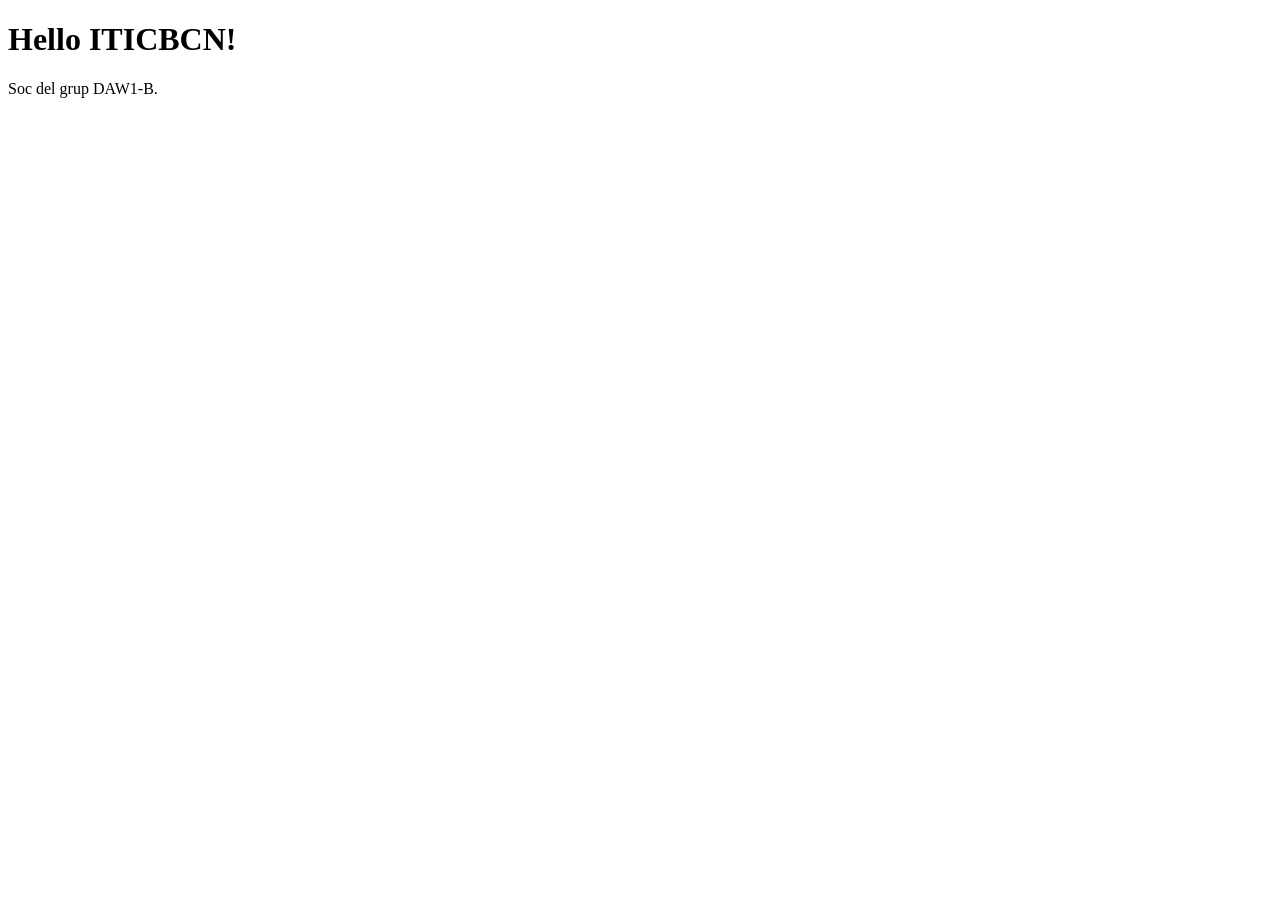
<file: LMGSI_P1/index.html>
<!DOCTYPE html>
<html lang="es">
<head>
    <meta charset="UTF-8">
    <meta name="viewport" content="width=device-width, initial-scale=1.0">
    <title>First Page</title>
</head>
<body>
    <h1>Hello ITICBCN!</h1>
    <p>Soc del grup DAW1-B.</p>
</body>
</html>
</file>
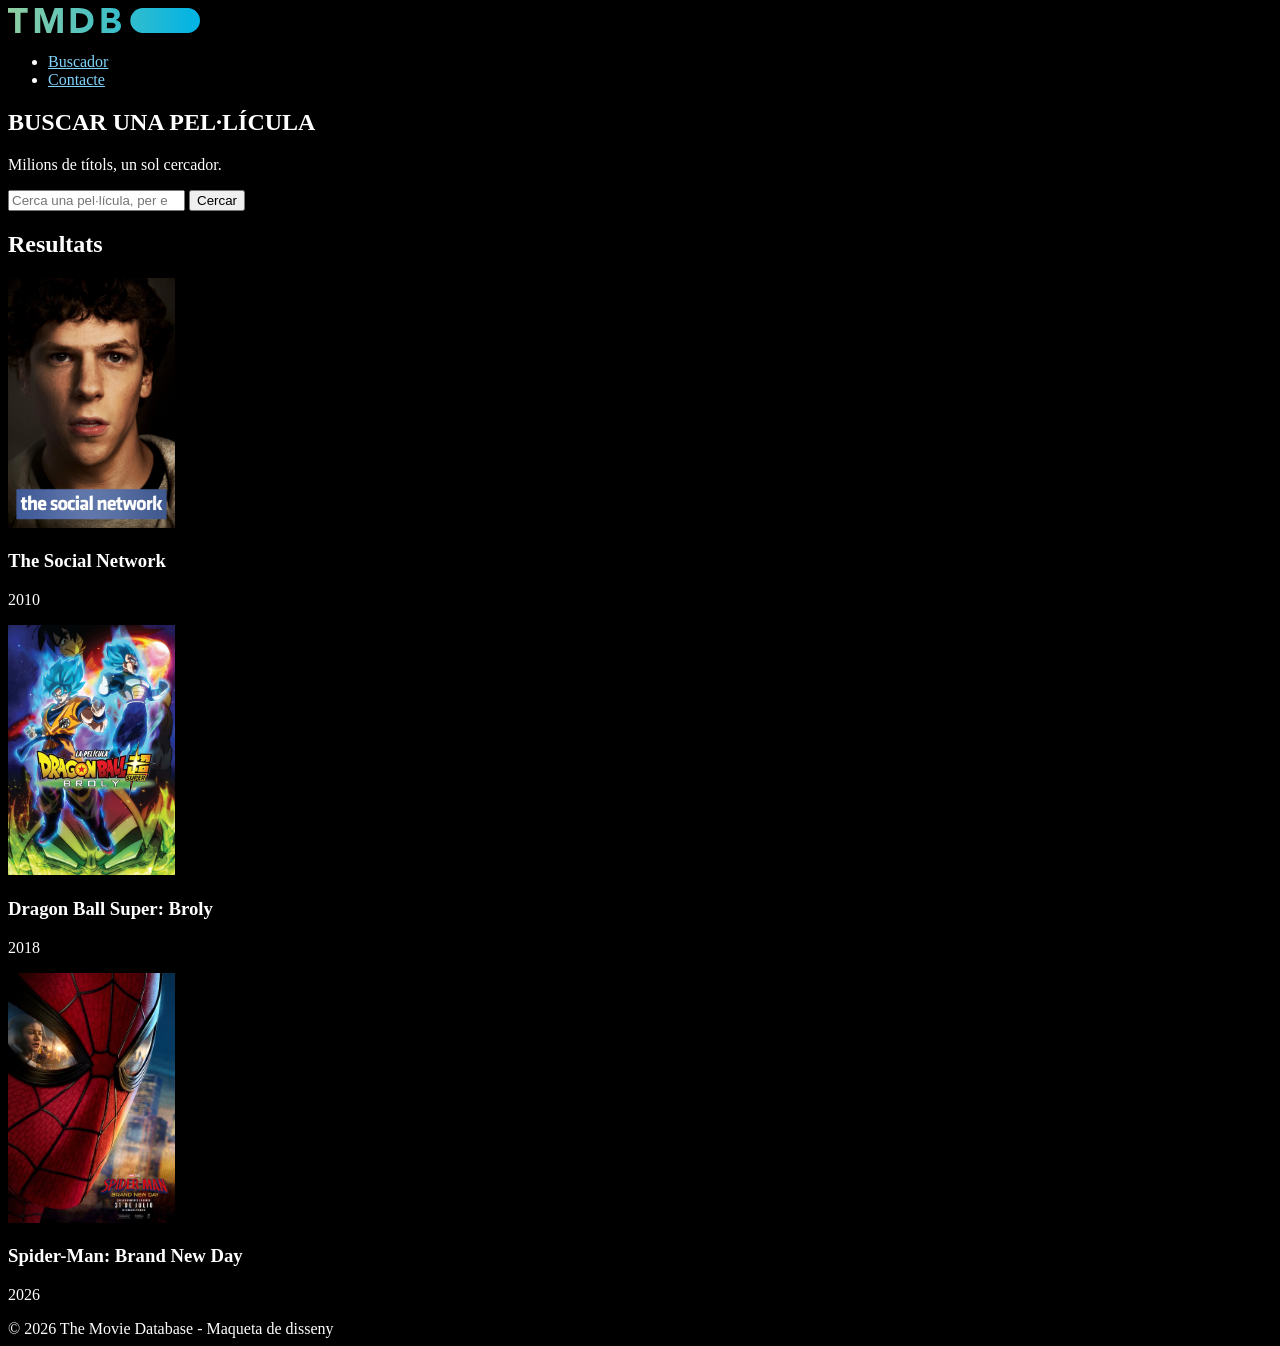
<file: LMGSI_P2/index.html>
<!DOCTYPE html>
<html lang="ca">
<head>
    <meta charset="UTF-8">
    <meta name="viewport" content="width=device-width, initial-scale=1.0">
    <link rel="stylesheet" href="css/styleshome.css">
    <title>The Movie Database (TMDB)</title>
    <link rel="icon" type="image/png" href="images/favicon.png">
    <meta name="description" content="Aquesta web és una versió simplificada de TMDB.">
</head>
<body>
    <header>
        <a href="https://www.themoviedb.org/?language=es" target="_blank">
            <img id="logo" src="images/logo.svg" alt="Logo de la web.">
        </a>

        <nav>
            <ul>
                <li><a href="search.html" target="_blank">Buscador</a></li>
                <li><a href="contact.html" target="_blank">Contacte</a></li>
            </ul>
        </nav>
    </header>

    <main>
        <section>
            <h1>BUSCAR UNA PEL·LÍCULA</h1>
            <p>Milions de títols, un sol cercador.</p>

            <form id="search_movie" method="get" action="https://www.themoviedb.org/search">
                <input type="search" id="query" name="query" placeholder="Cerca una pel·lícula, per exemple <<Spider-Man>>..." required>
                <button type="submit">Cercar</button>
            </form>
        </section>

        <section>
            <h2>Resultats</h2>

            <article class="card_movie">
                <div>
                    <img class="movie_image" src="images/social_network.webp" alt="Poster de la pel·lícula (The Social Network)">
                    <h3>The Social Network</h3>
                    <p>2010</p>
                </div>
            </article>

            <article class="card_movie">
                <div>
                    <img class="movie_image" src="images/dragonball.webp" alt="Poster de la pel·lícula (Dragon Ball Super: Broly)">
                    <h3>Dragon Ball Super: Broly</h3>
                    <p>2018</p>
                </div>
            </article>

            <article class="card_movie">
                <div>
                    <img class="movie_image" src="images/spiderman.webp" alt="Poster de la pel·lícula (Spider-Man: Brand New Day)">
                    <h3>Spider-Man: Brand New Day</h3>
                    <p>2026</p>
                </div>
            </article>
        </section>
    </main>

    <footer>© 2026 The Movie Database - Maqueta de disseny</footer>
</body>
</html>
</file>
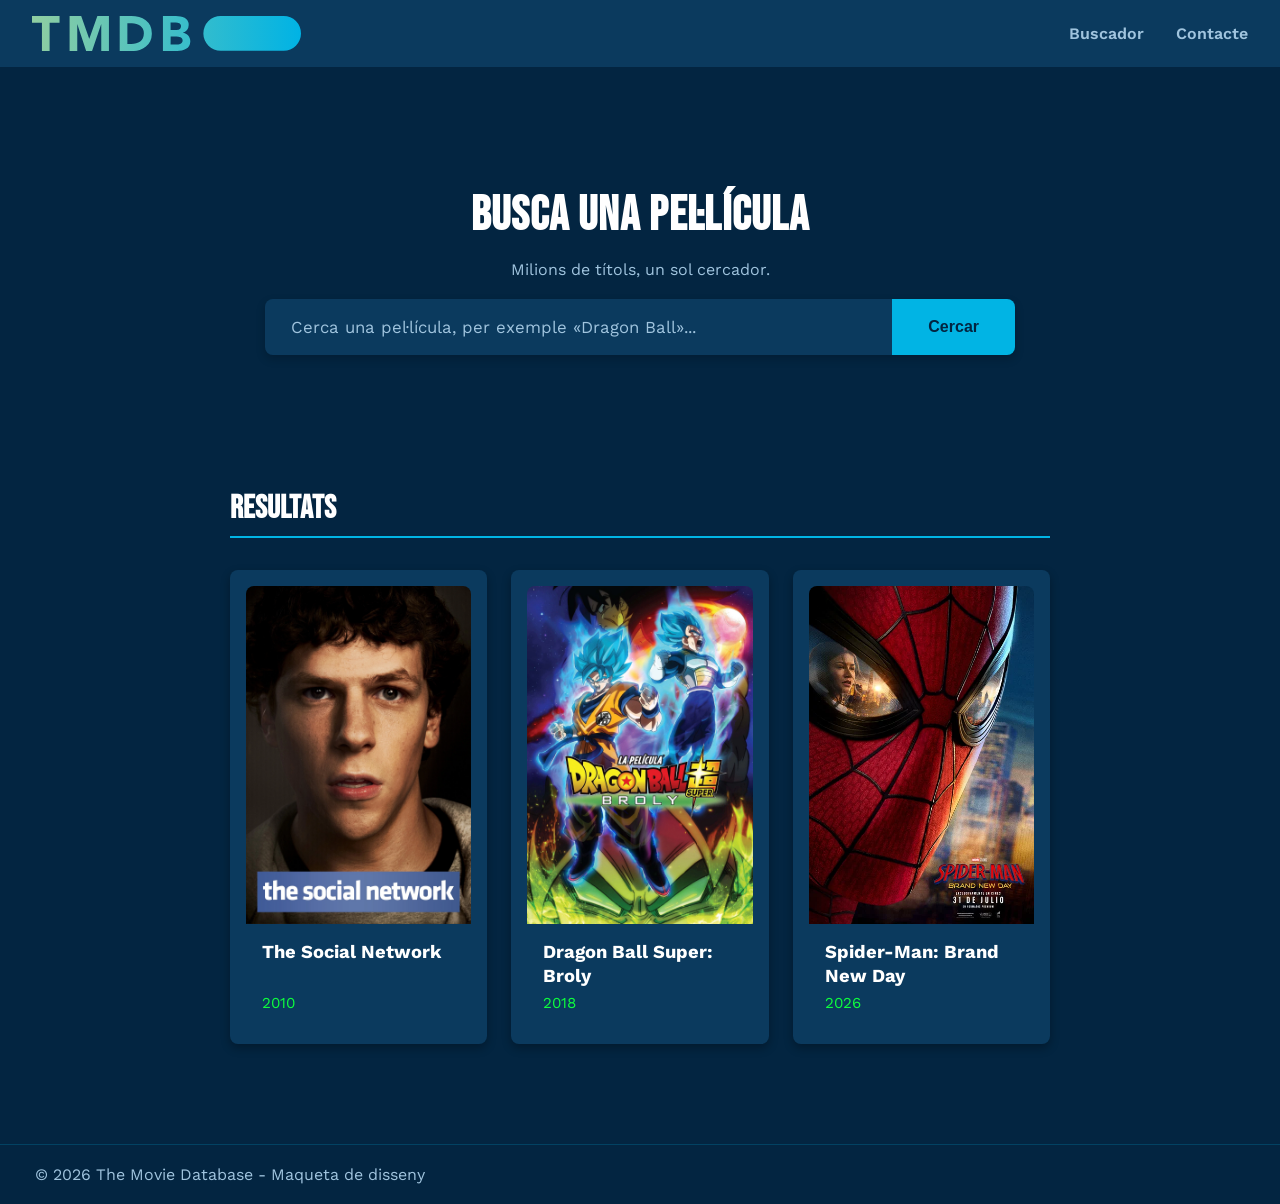
<file: LMGSI_P4/index.html>
<!DOCTYPE html>
<html lang="ca">
<head>
    <meta charset="UTF-8">
    <meta name="viewport" content="width=device-width, initial-scale=1.0">

    <title>The Movie Database (TMDB)</title>
    <meta name="description" content="Aquesta web és una versió simplificada de TMDB.">

    <link rel="preconnect" href="https://fonts.googleapis.com">
    <link rel="preconnect" href="https://fonts.gstatic.com" crossorigin>
    <link href="https://fonts.googleapis.com/css2?family=Bebas+Neue&family=Work+Sans:ital,wght@0,100..900;1,100..900&display=swap" rel="stylesheet">

    <link rel="stylesheet" href="css/styles.css">
    <link rel="icon" type="image/png" href="images/favicon.png">
</head>
<body>
    <header>
        <a href="https://www.themoviedb.org/?language=es" target="_blank">
            <img id="logo" src="images/logo.svg" alt="Logo de la web.">
        </a>

        <nav>
            <ul>
                <li><a href="search.html" target="_blank">Buscador</a></li>
                <li><a href="contact.html" target="_blank">Contacte</a></li>
            </ul>
        </nav>
    </header>

    <main>
        <section class="search-block">
            <h1>BUSCA UNA PEL·LÍCULA</h1>
            <p>Milions de títols, un sol cercador.</p>

            <form id="search-movie" method="get" action="https://www.themoviedb.org/search">
                <input type="search" id="query" name="query" placeholder="Cerca una pel·lícula, per exemple «Dragon Ball»..." required>
                <button type="submit">Cercar</button>
            </form>
        </section>

        <section class="movies-block">
            <h2>Resultats</h2>

            <article class="card-movie">
                <div>
                    <img class="movie-image" src="images/social_network.webp" alt="Poster de la pel·lícula (The Social Network)">
                    <h3>The Social Network</h3>
                    <p>2010</p>
                </div>
            </article>

            <article class="card-movie">
                <div>
                    <img class="movie-image" src="images/dragonball.webp" alt="Poster de la pel·lícula (Dragon Ball Super: Broly)">
                    <h3>Dragon Ball Super: Broly</h3>
                    <p>2018</p>
                </div>
            </article>

            <article class="card-movie">
                <div>
                    <img class="movie-image" src="images/spiderman.webp" alt="Poster de la pel·lícula (Spider-Man: Brand New Day)">
                    <h3>Spider-Man: Brand New Day</h3>
                    <p>2026</p>
                </div>
            </article>
        </section>
    </main>

    <footer>© 2026 The Movie Database - Maqueta de disseny</footer>
</body>
</html>
</file>
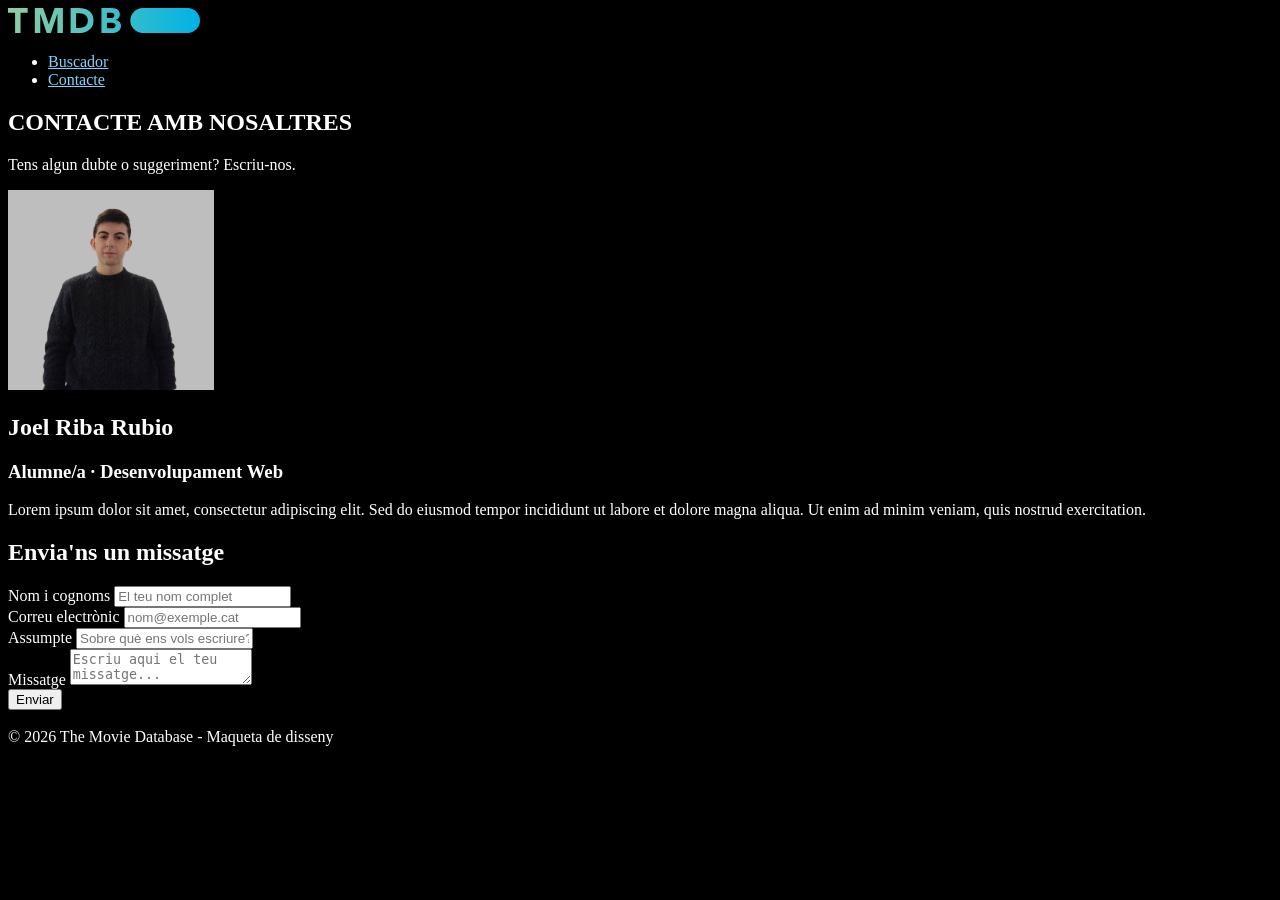
<file: LMGSI_P2/contact.html>
<!DOCTYPE html>
<html lang="ca">
<head>
    <meta charset="UTF-8">
    <meta name="viewport" content="width=device-width, initial-scale=1.0">
    <link rel="stylesheet" href="css/stylescontact.css">
    <title>Contacte (TMDB)</title>
    <link rel="icon" type="image/png" href="images/favicon.png">
    <meta name="description" content="Aquesta pàgina conté la secció de contacte de TMDB.">
</head>
<body>
    <header>
        <a href="https://www.themoviedb.org/?language=es" target="_blank">
            <img id="logo" src="images/logo.svg" alt="Logo de la web.">
        </a>

        <nav>
            <ul>
                <li><a href="search.html" target="_blank">Buscador</a></li>
                <li><a href="contact.html" target="_blank">Contacte</a></li>
            </ul>
        </nav>
    </header>

    <main>
        <section>
            <h1>CONTACTE AMB NOSALTRES</h1>
            <p>Tens algun dubte o suggeriment? Escriu-nos.</p>
        </section>

        <section>
            <article id="aboutMe">
                <div class="aboutMe_content">
                    <img id="joelimage" src="images/joelriba.png" alt="Foto meva.">
                    
                    <h2>Joel Riba Rubio</h2>
                    <h3>Alumne/a · Desenvolupament Web</h3>
                    <p>Lorem ipsum dolor sit amet, consectetur adipiscing elit. Sed do eiusmod tempor incididunt ut labore et dolore magna aliqua. Ut enim ad minim veniam, quis nostrud exercitation.</p>
                </div>
            </article>

            <article id="contact_form">
                <form method="post" action="mailto:2526_joel.riba@iticbcn.cat">
                    <h2>Envia'ns un missatge</h2>

                    <label for="fullname">Nom i cognoms</label>
                    <input type="text" id="fullname" name="fullname" placeholder="El teu nom complet" required>
                    <br>

                    <label for="email">Correu electrònic</label>
                    <input type="email" id="email" name="email" placeholder="nom@exemple.cat" required>
                    <br>

                    <label for="subject">Assumpte</label>
                    <input type="text" id="subject" name="subject" placeholder="Sobre què ens vols escriure?" required>
                    <br>

                    <label for="message">Missatge</label>
                    <textarea id="message" name="message" placeholder="Escriu aqui el teu missatge..." required></textarea>
                    <br>

                    <button type="submit">Enviar</button>
                </form>
            </article>
        </section>
    </main>
    <br>

    <footer>© 2026 The Movie Database - Maqueta de disseny</footer>
</body>
</html>
</file>
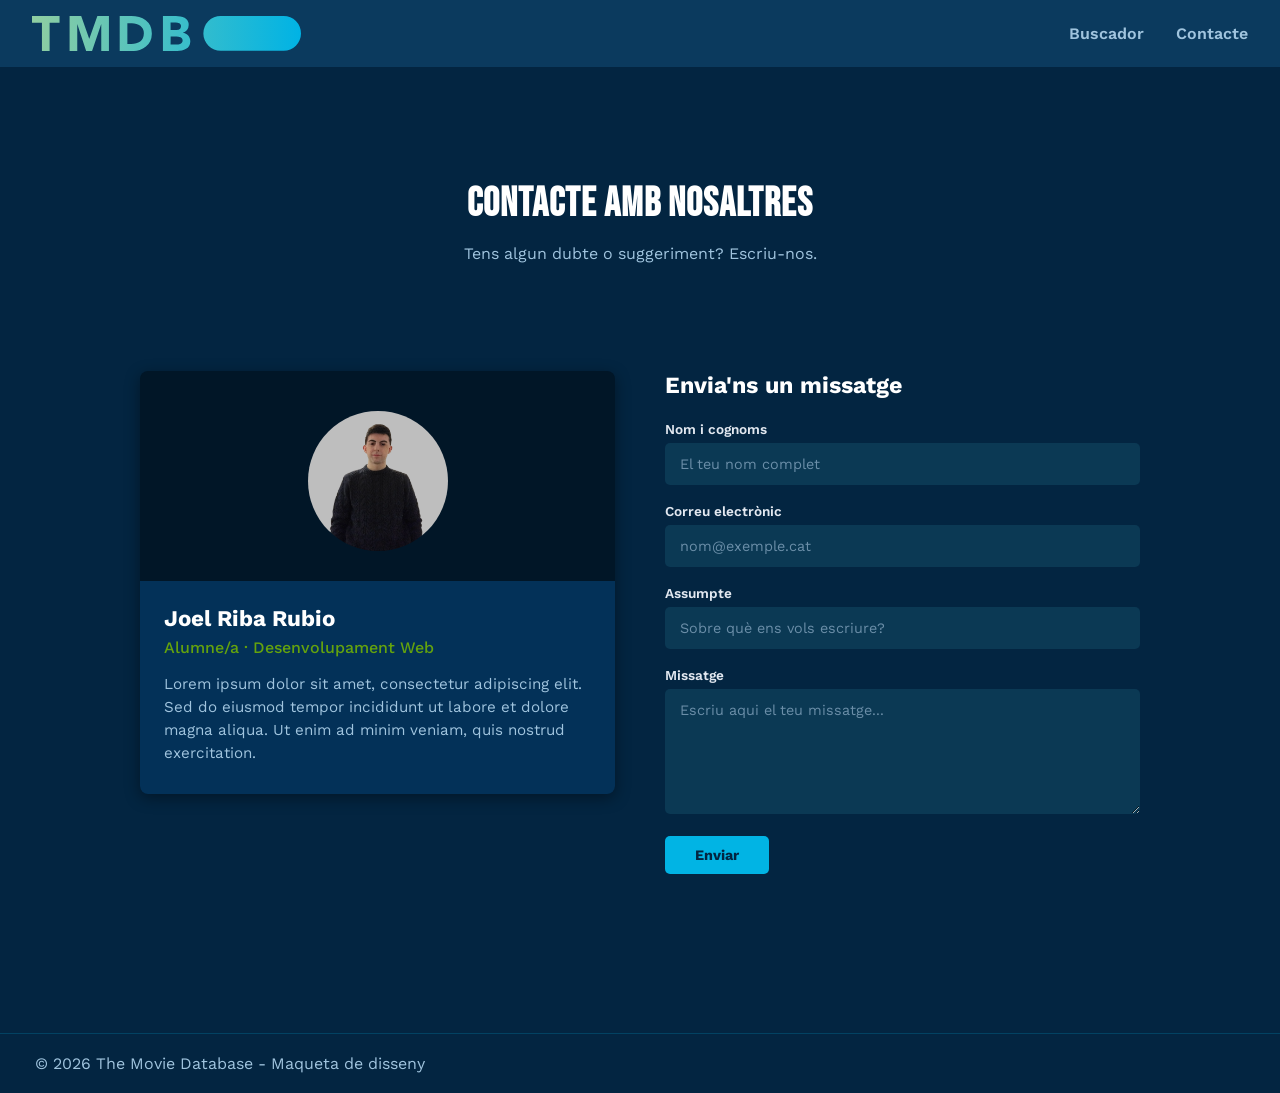
<file: LMGSI_P4/contact.html>
<!DOCTYPE html>
<html lang="ca">
<head>
    <meta charset="UTF-8">
    <meta name="viewport" content="width=device-width, initial-scale=1.0">

    <title>Contacte (TMDB)</title>
    <meta name="description" content="Aquesta pàgina conté la secció de contacte de TMDB.">

    <link rel="preconnect" href="https://fonts.googleapis.com">
    <link rel="preconnect" href="https://fonts.gstatic.com" crossorigin>
    <link href="https://fonts.googleapis.com/css2?family=Bebas+Neue&family=Work+Sans:ital,wght@0,100..900;1,100..900&display=swap" rel="stylesheet">
    
    <link rel="stylesheet" href="css/styles.css">
    <link rel="icon" type="image/png" href="images/favicon.png">
</head>
<body>
    <header>
        <a href="https://www.themoviedb.org/?language=es" target="_blank">
            <img id="logo" src="images/logo.svg" alt="Logo de la web.">
        </a>

        <nav>
            <ul>
                <li><a href="search.html" target="_blank">Buscador</a></li>
                <li><a href="contact.html" target="_blank">Contacte</a></li>
            </ul>
        </nav>
    </header>

    <main>
        <section class="title-block">
            <h1 id="contact-title">CONTACTE AMB NOSALTRES</h1>
            <p id="contact-subtitle">Tens algun dubte o suggeriment? Escriu-nos.</p>
        </section>

        <section class="contact-block">
            <article id="aboutMe">
                <div class="aboutMe-content">
                    <img id="joelimage" src="images/joelriba.png" alt="Foto meva.">
                    
                    <h2>Joel Riba Rubio</h2>
                    <h3>Alumne/a · Desenvolupament Web</h3>
                    <p>Lorem ipsum dolor sit amet, consectetur adipiscing elit. Sed do eiusmod tempor incididunt ut labore et dolore magna aliqua. Ut enim ad minim veniam, quis nostrud exercitation.</p>
                </div>
            </article>

            <article id="contact-form">
                <form method="post" action="mailto:2526_joel.riba@iticbcn.cat">
                    <h2>Envia'ns un missatge</h2>

                    <label for="fullname">Nom i cognoms</label>
                    <input type="text" id="fullname" name="fullname" placeholder="El teu nom complet" required>
                    <br>

                    <label for="email">Correu electrònic</label>
                    <input type="email" id="email" name="email" placeholder="nom@exemple.cat" required>
                    <br>

                    <label for="subject">Assumpte</label>
                    <input type="text" id="subject" name="subject" placeholder="Sobre què ens vols escriure?" required>
                    <br>

                    <label for="message">Missatge</label>
                    <textarea id="message" name="message" placeholder="Escriu aqui el teu missatge..." required></textarea>
                    <br>

                    <button type="submit">Enviar</button>
                </form>
            </article>
        </section>
    </main>
    <br>

    <footer>© 2026 The Movie Database - Maqueta de disseny</footer>
</body>
</html>
</file>
<file: LMGSI_P2/css/styleshome.css>
body {
    background-color: black;
    color: white;
}

#logo {
    height: 25px;
}

nav li a {
    color: #7dd3fc;
}

.movie_image {
    height: 250px;
}
</file>
<file: LMGSI_P4/css/styles.css>
body {
    background-color: #032541;
    color: white;
    font-family: Work Sans, sans-serif;
    font-optical-sizing: auto;
    font-style: normal;
    margin: 0;
}

header {
    background: #0B3A5E;
    padding: 16px 32px;
    display: flex;
    justify-content: space-between;
    align-items: center;
}

#logo {
    height: 35px;
    display: block;
}

nav {
    display: flex;
    align-items: center;
}

nav ul {
    display: flex;
    gap: 32px;
    list-style: none;
    margin: 0;
    padding: 0;
}

nav li a {
    color: #A0C4DE;
    text-decoration: none;
    font-weight: 600;
    font-size: 1rem;
}

nav li a:hover {
    color: #01B4E4;
}

main {
    background-color: #032541;
    max-width: 1200px;
    margin: 0 auto;
    padding: 40px 24px;
}

.search-block {
    text-align: center;
    padding: 40px 0;
    margin-bottom: 48px;
}

.search-block h1 {
    font-family: "Bebas Neue", sans-serif;
    font-size: 3rem;
    letter-spacing: 1px;
    margin-bottom: 8px;
}

.search-block p {
    color: #A0C4DE;
    margin-bottom: 20px;
}

#search-movie {
    display: flex;
    width: 100%;
    max-width: 750px;
    margin: 0 auto;
    border-radius: 8px;
    overflow: hidden;
    box-shadow: 0 4px 10px rgba(0, 0, 0, 0.2);
}

#query {
    flex: 1;
    padding: 18px 26px;
    border: none;
    outline: none;
    background-color: #0B3A5E;
    color: #FFFFFF;
    font-family: "Work Sans", sans-serif;
    font-size: 1.05rem;
}

#query::placeholder {
    color: #A0C4DE;
    opacity: 1;
}

#search-movie button {
    background-color: #01B4E4;
    color: #032541;
    border: none;
    padding: 0 36px;
    font-weight: 600;
    font-size: 1rem;
    cursor: pointer;
    transition: background-color 0.2s ease;
}

#search-movie button:hover {
    background-color: #009BCA;
}

.movies-block {
    display: grid;
    grid-template-columns: repeat(3, 1fr);
    gap: 24px;
    padding-top: 20px;
    width: 100%;
    max-width: 820px;
    margin: 0 auto;
}

.movies-block h2 {
    grid-column: 1 / -1;
    font-family: "Bebas Neue", sans-serif;
    font-size: 2rem;
    color: #FFFFFF;
    margin-bottom: 8px;
    border-bottom: 2px solid #01B4E4;
    padding-bottom: 8px;
}

.card-movie {
    background: #0B3A5E;
    border-radius: 8px;
    overflow: hidden;
    display: flex;
    flex-direction: column;
    box-shadow: 0 4px 10px rgba(0, 0, 0, 0.3);
    padding: 0;
}

.movie-image {
    width: 100%;
    height: auto;
    border-top-left-radius: 8px;
    border-top-right-radius: 8px;
    object-fit: cover;
    display: block;
}

.card-movie div {
    padding: 16px;
    display: flex;
    flex-direction: column;
    height: 100%;
    flex-grow: 1;
}

.card-movie h3 {
    font-size: 1.15rem;
    margin: 16px 16px 6px 16px;
    color: white;
    line-height: 1.3;
}

.card-movie p {
    color: #0efd3e;
    font-size: 0.95rem;
    margin: 0 16px 16px 16px;
    margin-top: auto;
}

footer {
    background: #032541;
    text-align: left;
    padding: 20px;
    padding-left: 35px;
    font-size: 1rem;
    color: #a0c4de;
    margin-top: 60px;
    border-top: 1px solid rgba(1, 180, 228, 0.2);
}


/* Individual styles for the contact page */

.title-block {
    text-align: center;
    padding: 40px 0;
    margin-bottom: 48px;
}

.title-block h1{
    font-family: "Bebas Neue", sans-serif;
    font-size: 2.5rem;
    letter-spacing: 1px;
    margin-bottom: 8px;
}

.title-block p {
    color: #A0C4DE;
    margin-bottom: 20px;
}

#aboutMe {
    background-color: #011627;
    border-radius: 8px;
    overflow: hidden;
    box-shadow: 0 4px 15px rgba(0, 0, 0, 0.4);
    width: 100%;
    max-width: 480px;
}

#aboutMe-content {
    display: flex;
    flex-direction: column;
    text-align: left;
}

#joelimage {
    display: block;
    width: 140px;
    height: 140px;
    border-radius: 50%;
    object-fit: cover;
    margin: 40px auto 30px auto;
}

#aboutMe h2 {
    background-color: #033158;
    margin: 0;
    padding: 24px 24px 4px 24px;
    font-family: "Work Sans", sans-serif;
    font-size: 1.4rem;
    font-weight: 700;
    color: #FFFFFF;
}

#aboutMe h3 {
    background-color: #033158;
    margin: 0;
    padding: 3px 24px 16px 24px;
    font-family: "Work Sans", sans-serif;
    font-size: 1rem;
    font-weight: 500;
    color: #65a30d;
}

#aboutMe p {
    background-color: #033158;
    margin: 0;
    padding: 0 24px 30px 24px;
    font-family: "Work Sans", sans-serif;
    font-size: 0.95rem;
    line-height: 1.5;
    color: #a0c4de;
}

.contact-block {
    display: flex;
    justify-content: center;
    align-items: flex-start;
    gap: 50px;
    max-width: 1000px;
    margin: 40px auto;
}

#contact-form {
    font-family: "Work Sans", sans-serif;
    color: #ffffff;
    width: 100%;
    max-width: 480px;
}

#contact-form h2 {
    font-size: 1.45rem;
    font-weight: 700;
    margin-top: 0;
    margin-bottom: 22px;
}

#contact-form br {
    display: none;
}

#contact-form label {
    display: block;
    font-size: 0.85rem;
    font-weight: 600;
    color: #e2e8f0;
    margin-bottom: 6px;
}

#contact-form input, #contact-form textarea {
    display: block;
    width: 100%;
    background-color: #0b3954;
    color: #ffffff;
    border: none;
    border-radius: 5px;
    padding: 13px 15px;
    margin-bottom: 18px;
    box-sizing: border-box;
    font-family: inherit;
    font-size: 0.9rem;
    outline: none;
}

#contact-form input::placeholder, #contact-form textarea::placeholder {
    color: #6b8ea8;
}

#contact-form input:focus, #contact-form textarea:focus {
    box-shadow: 0 0 0 2px #01b4e4;
}

#contact-form textarea {
    height: 125px;
    resize: vertical;
}

#contact-form button {
    background-color: #01b4e4;
    color: #032541;
    font-family: inherit;
    font-weight: 700;
    font-size: 0.9rem;
    border: none;
    border-radius: 5px;
    padding: 11px 30px;
    margin-top: 4px;
    cursor: pointer;
}

#contact-form button:hover {
    background-color: #0099c4;
}
</file>
<file: LMGSI_P2/css/stylescontact.css>
body {
    background-color: black;
    color: white;
}

#logo {
    height: 25px;
}

nav li a {
    color: #7dd3fc;
}

#joelimage {
    height: 200px;
}
</file>
